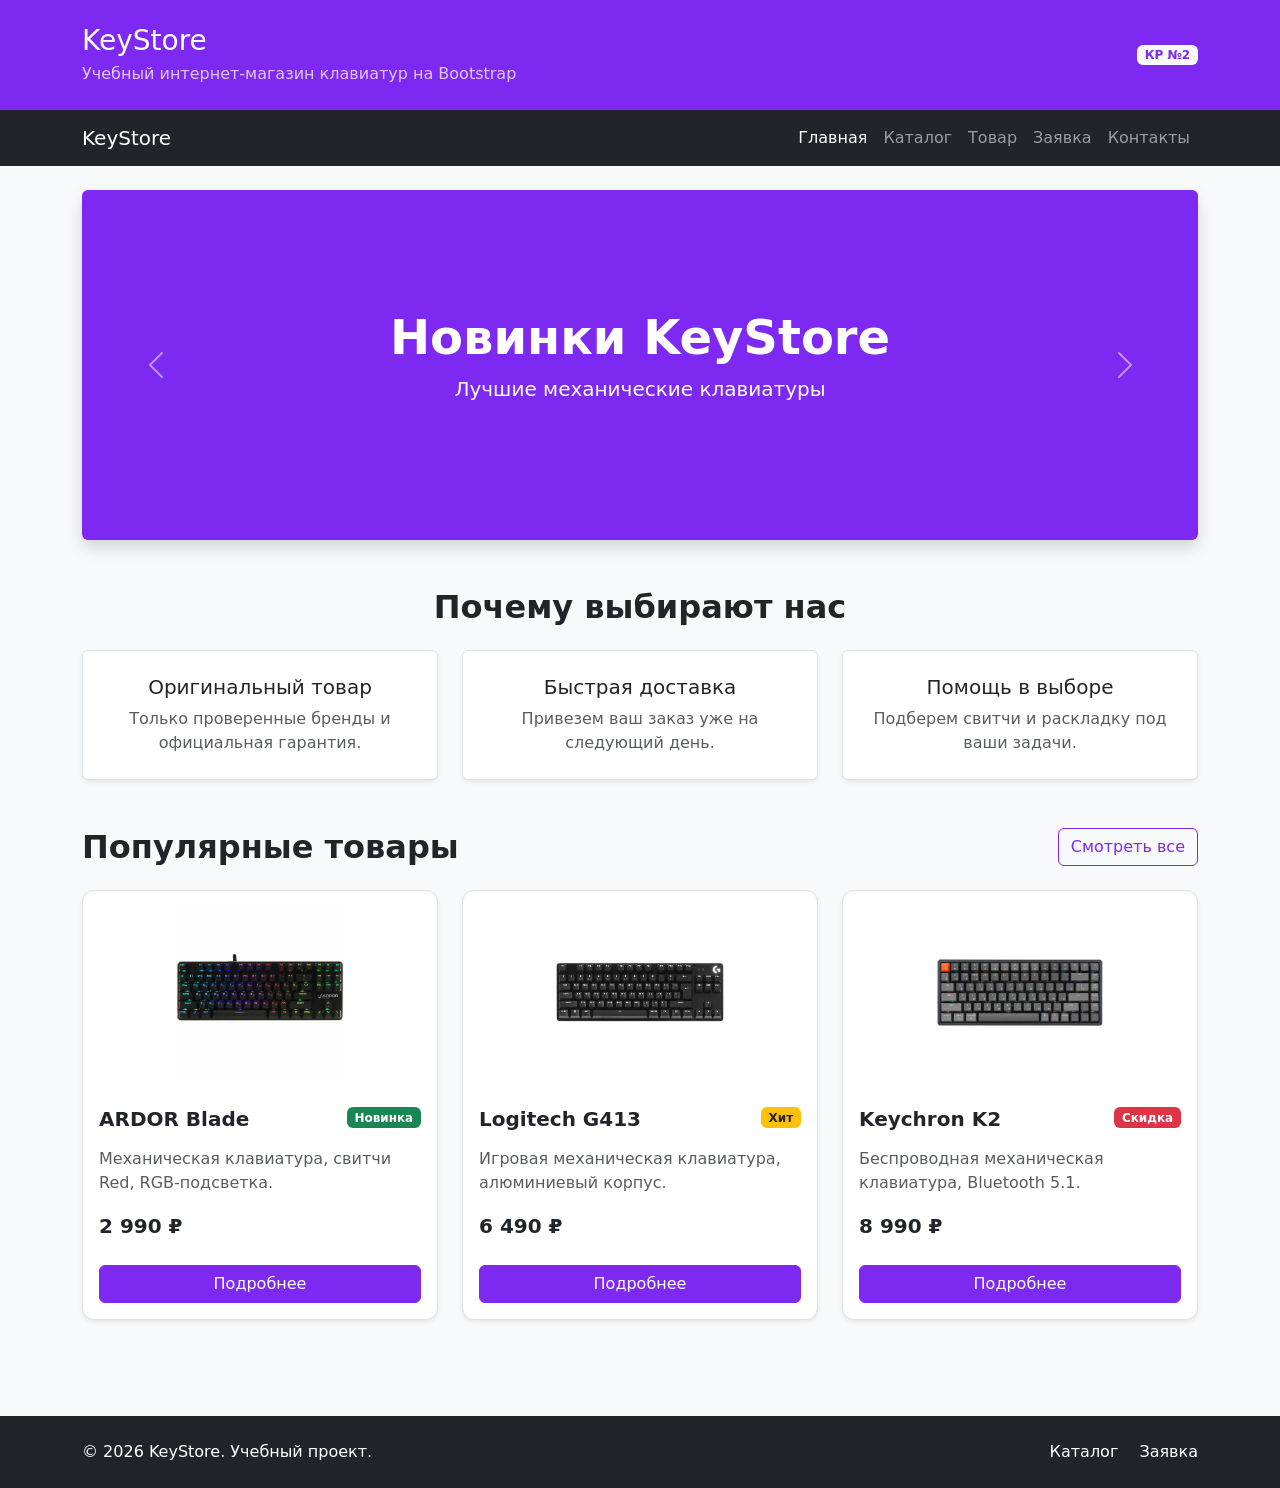
<file: index.html>
<head>
  <meta charset="UTF-8">
  <meta name="viewport" content="width=device-width, initial-scale=1.0">
  <meta name="description" content="KeyStore - учебный интернет-магазин механических клавиатур на Bootstrap.">
  <meta name="twitter:card" content="summary_large_image">
  <meta property="og:type" content="website">
  <meta property="og:title" content="KeyStore - магазин клавиатур">
  <meta property="og:description" content="Механические и мембранные клавиатуры для работы и игр.">
  <meta property="og:image" content="https://z1kax.github.io/kr2-bootstrap-shop/images/preview.jpg">
  <meta property="og:url" content="https://z1kax.github.io/kr2-bootstrap-shop/">

  <title>Главная - KeyStore</title>
  
  <link rel="icon" type="image/svg+xml" href="images/favicon.svg">
  <link rel="stylesheet" href="vendor/bootstrap/css/bootstrap.min.css">
  <link rel="stylesheet" href="css/custom.css">
  <script src="js/main.js" defer></script>
</head>
<body class="bg-light">

  <header class="bg-primary text-white py-4">
    <div class="container">
      <div class="row align-items-center">
        <div class="col-12 col-md-8">
          <h1 class="h3 mb-1">KeyStore</h1>
          <p class="mb-0 opacity-75">Учебный интернет-магазин клавиатур на Bootstrap</p>
        </div>
        <div class="col-12 col-md-4 text-md-end mt-3 mt-md-0">
          <span class="badge bg-light text-primary">КР №2</span>
        </div>
      </div>
    </div>
  </header>

  <nav class="navbar navbar-expand-lg navbar-dark bg-dark">
    <div class="container">
      <a class="navbar-brand" href="index.html">KeyStore</a>
      <button class="navbar-toggler" type="button" data-bs-toggle="collapse" data-bs-target="#mainNavbar" aria-controls="mainNavbar" aria-expanded="false" aria-label="Переключить навигацию">
        <span class="navbar-toggler-icon"></span>
      </button>
      <div class="collapse navbar-collapse" id="mainNavbar">
        <ul class="navbar-nav ms-auto">
          <li class="nav-item"><a class="nav-link active" aria-current="page" href="index.html">Главная</a></li>
          <li class="nav-item"><a class="nav-link" href="catalog.html">Каталог</a></li>
          <li class="nav-item"><a class="nav-link" href="product.html">Товар</a></li>
          <li class="nav-item"><a class="nav-link" href="order.html">Заявка</a></li>
          <li class="nav-item"><a class="nav-link" href="contacts.html">Контакты</a></li>
        </ul>
      </div>
    </div>
  </nav>

  <main>
    <section id="heroCarousel" class="carousel slide container my-4" data-bs-ride="carousel">
      <div class="carousel-inner rounded shadow">
        <div class="carousel-item active">
          <div class="bg-primary text-white d-flex align-items-center justify-content-center" style="height: 350px;">
            <div class="text-center">
              <h2 class="display-5 fw-bold">Новинки KeyStore</h2>
              <p class="lead">Лучшие механические клавиатуры</p>
            </div>
          </div>
        </div>
        <div class="carousel-item">
          <div class="bg-dark text-white d-flex align-items-center justify-content-center" style="height: 350px;">
            <div class="text-center">
              <h2 class="display-5 fw-bold">Скидки до 30%</h2>
              <p class="lead">Успейте купить по выгодной цене</p>
            </div>
          </div>
        </div>
      </div>
      <button class="carousel-control-prev" type="button" data-bs-target="#heroCarousel" data-bs-slide="prev">
        <span class="carousel-control-prev-icon" aria-hidden="true"></span>
      </button>
      <button class="carousel-control-next" type="button" data-bs-target="#heroCarousel" data-bs-slide="next">
        <span class="carousel-control-next-icon" aria-hidden="true"></span>
      </button>
    </section>

    <!-- Блок преимуществ с нормальным текстом -->
    <section class="container my-5">
      <h2 class="text-center mb-4 fw-bold">Почему выбирают нас</h2>
      <div class="row g-4">
        <div class="col-12 col-md-4">
          <div class="p-4 border rounded h-100 bg-white text-center shadow-sm">
            <h3 class="h5">Оригинальный товар</h3>
            <p class="mb-0 text-muted">Только проверенные бренды и официальная гарантия.</p>
          </div>
        </div>
        <div class="col-12 col-md-4">
          <div class="p-4 border rounded h-100 bg-white text-center shadow-sm">
            <h3 class="h5">Быстрая доставка</h3>
            <p class="mb-0 text-muted">Привезем ваш заказ уже на следующий день.</p>
          </div>
        </div>
        <div class="col-12 col-md-4">
          <div class="p-4 border rounded h-100 bg-white text-center shadow-sm">
            <h3 class="h5">Помощь в выборе</h3>
            <p class="mb-0 text-muted">Подберем свитчи и раскладку под ваши задачи.</p>
          </div>
        </div>
      </div>
    </section>

        <!-- Сетка популярных товаров с бейджами -->
    <section class="container my-5">
      <div class="d-flex justify-content-between align-items-center mb-4">
        <h2 class="fw-bold mb-0">Популярные товары</h2>
        <a href="catalog.html" class="btn btn-outline-primary d-none d-md-inline-block">Смотреть все</a>
      </div>
      
      <div class="row g-4">
        <!-- Товар 1 -->
        <div class="col-12 col-md-6 col-lg-4">
          <div class="card h-100 shadow-sm">
            <img src="images/keyboard-ardor.jpg" class="card-img-top p-3" alt="ARDOR" style="height: 200px; object-fit: contain;">
            <div class="card-body d-flex flex-column">
              <div class="d-flex justify-content-between align-items-start mb-2">
                <h3 class="h5 fw-bold">ARDOR Blade</h3>
                <span class="badge bg-success">Новинка</span>
              </div>
              <p class="text-muted flex-grow-1">Механическая клавиатура, свитчи Red, RGB-подсветка.</p>
              <p class="fw-bold fs-5 mt-auto">2 990 ₽</p>
              <a href="product.html" class="btn btn-primary w-100 mt-2">Подробнее</a>
            </div>
          </div>
        </div>
        <!-- Товар 2 -->
        <div class="col-12 col-md-6 col-lg-4">
          <div class="card h-100 shadow-sm">
            <img src="images/keyboard-logitech.jpg" class="card-img-top p-3" alt="Logitech" style="height: 200px; object-fit: contain;">
            <div class="card-body d-flex flex-column">
              <div class="d-flex justify-content-between align-items-start mb-2">
                <h3 class="h5 fw-bold">Logitech G413</h3>
                <span class="badge bg-warning text-dark">Хит</span>
              </div>
              <p class="text-muted flex-grow-1">Игровая механическая клавиатура, алюминиевый корпус.</p>
              <p class="fw-bold fs-5 mt-auto">6 490 ₽</p>
              <a href="product.html" class="btn btn-primary w-100 mt-2">Подробнее</a>
            </div>
          </div>
        </div>
        <!-- Товар 3 -->
        <div class="col-12 col-md-6 col-lg-4">
          <div class="card h-100 shadow-sm">
            <img src="images/keyboard-keychron.jpg" class="card-img-top p-3" alt="Keychron" style="height: 200px; object-fit: contain;">
            <div class="card-body d-flex flex-column">
              <div class="d-flex justify-content-between align-items-start mb-2">
                <h3 class="h5 fw-bold">Keychron K2</h3>
                <span class="badge bg-danger">Скидка</span>
              </div>
              <p class="text-muted flex-grow-1">Беспроводная механическая клавиатура, Bluetooth 5.1.</p>
              <p class="fw-bold fs-5 mt-auto">8 990 ₽</p>
              <a href="product.html" class="btn btn-primary w-100 mt-2">Подробнее</a>
            </div>
          </div>
        </div>
      </div>
    </section>
  </main>

  <footer class="bg-dark text-white py-4 mt-5">
    <div class="container text-center text-md-start">
      <div class="row align-items-center">
        <div class="col-12 col-md-6 mb-3 mb-md-0">
          <p class="mb-0">&copy; 2026 KeyStore. Учебный проект.</p>
        </div>
        <div class="col-12 col-md-6 text-md-end">
          <a class="text-white text-decoration-none me-3" href="catalog.html">Каталог</a>
          <a class="text-white text-decoration-none" href="order.html">Заявка</a>
        </div>
      </div>
    </div>
  </footer>

  <script src="vendor/bootstrap/js/bootstrap.bundle.min.js"></script>
</body>
</html>
</file>
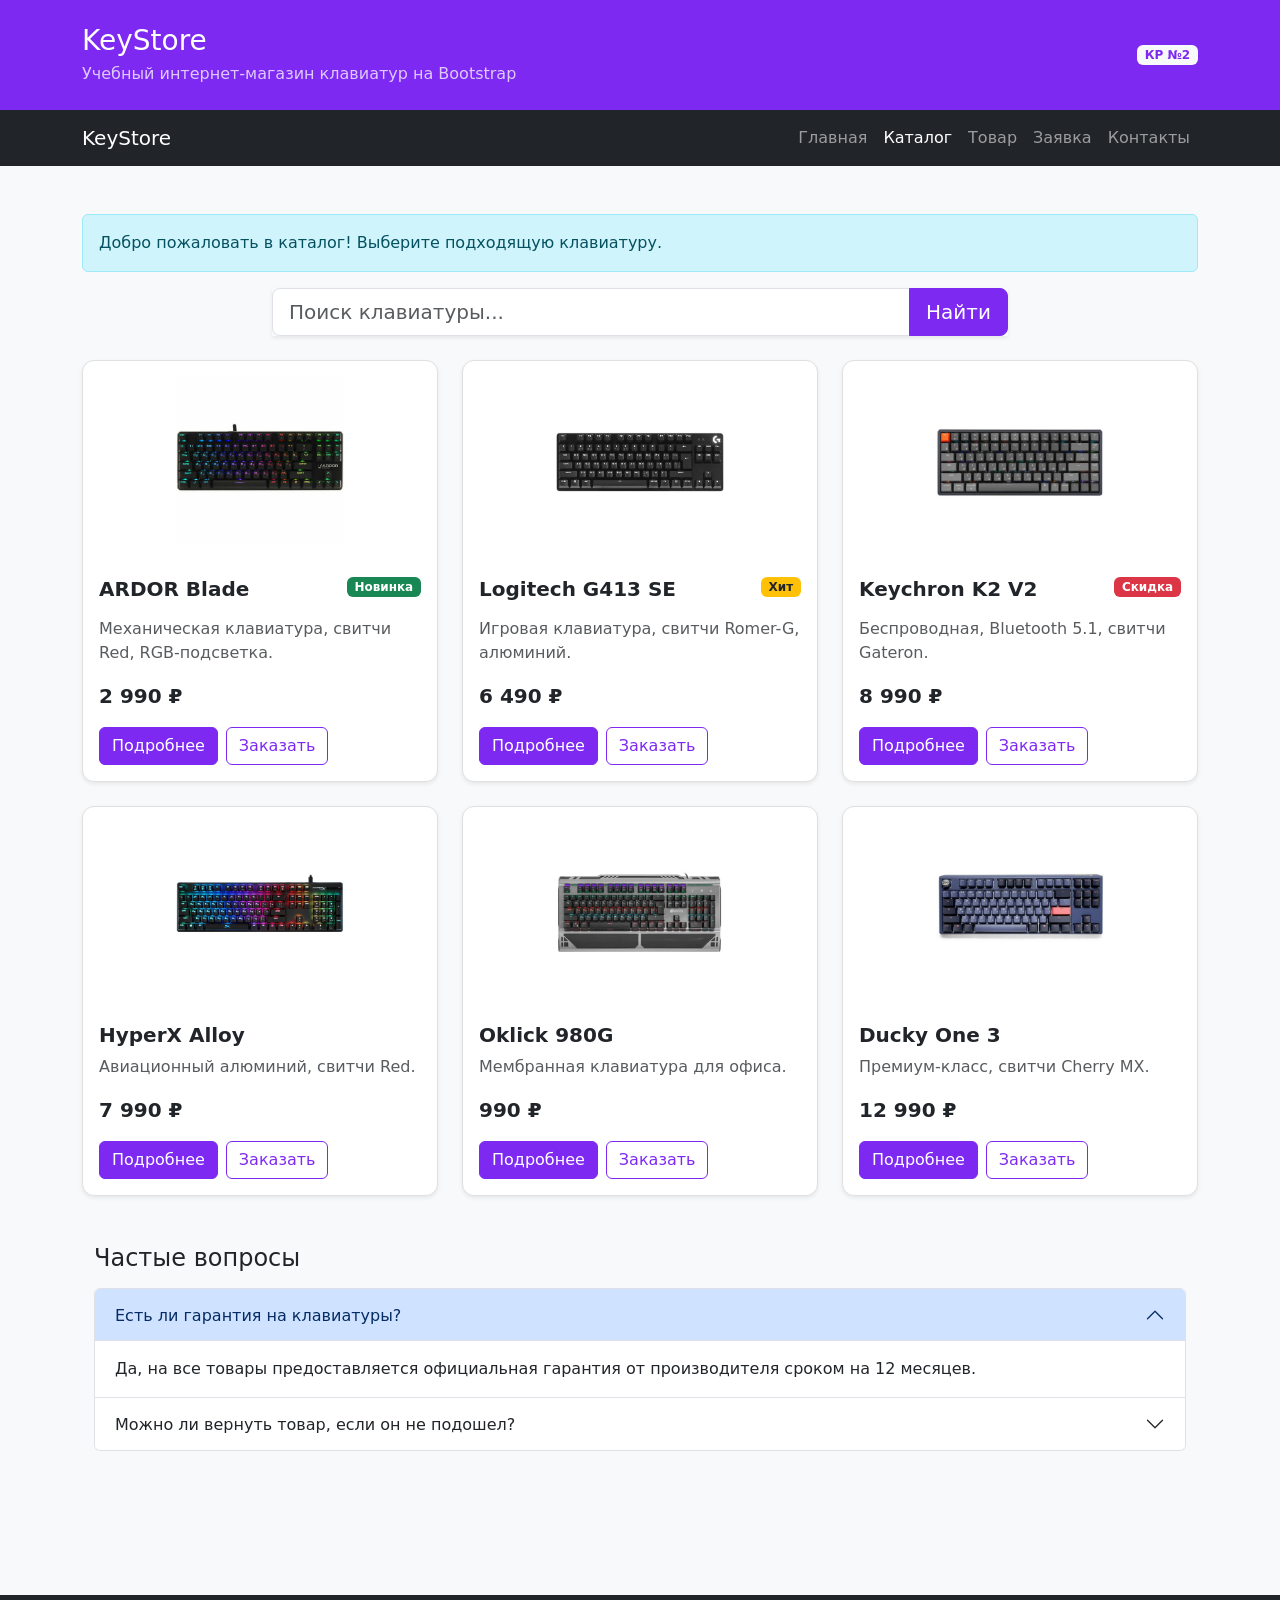
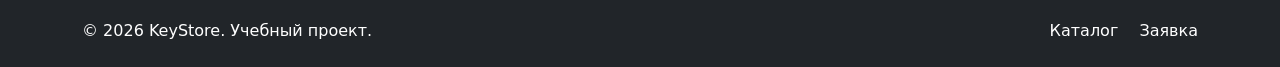
<file: catalog.html>
<head>
  <meta charset="UTF-8">
  <meta name="viewport" content="width=device-width, initial-scale=1.0">
  <meta name="description" content="Каталог механических и мембранных клавиатур KeyStore.">
  <meta name="twitter:card" content="summary_large_image">
  <meta property="og:type" content="website">
  <meta property="og:title" content="Каталог клавиатур - KeyStore">
  <meta property="og:description" content="Выберите клавиатуру от ведущих производителей.">
  <meta property="og:image" content="https://z1kax.github.io/kr2-bootstrap-shop/images/preview.jpg">
  <meta property="og:url" content="https://z1kax.github.io/kr2-bootstrap-shop/catalog.html">

  <title>Каталог - KeyStore</title>
  
  <link rel="icon" type="image/svg+xml" href="images/favicon.svg">
  <link rel="stylesheet" href="vendor/bootstrap/css/bootstrap.min.css">
  <link rel="stylesheet" href="css/custom.css">
  <script src="js/main.js" defer></script>
</head>
<body class="bg-light">

  <header class="bg-primary text-white py-4">
    <div class="container">
      <div class="row align-items-center">
        <div class="col-12 col-md-8">
          <h1 class="h3 mb-1">KeyStore</h1>
          <p class="mb-0 opacity-75">Учебный интернет-магазин клавиатур на Bootstrap</p>
        </div>
        <div class="col-12 col-md-4 text-md-end mt-3 mt-md-0">
          <span class="badge bg-light text-primary">КР №2</span>
        </div>
      </div>
    </div>
  </header>

  <nav class="navbar navbar-expand-lg navbar-dark bg-dark">
    <div class="container">
      <a class="navbar-brand" href="index.html">KeyStore</a>
      <button class="navbar-toggler" type="button" data-bs-toggle="collapse" data-bs-target="#mainNavbar">
        <span class="navbar-toggler-icon"></span>
      </button>
      <div class="collapse navbar-collapse" id="mainNavbar">
        <ul class="navbar-nav ms-auto">
          <li class="nav-item"><a class="nav-link" href="index.html">Главная</a></li>
          <li class="nav-item"><a class="nav-link active" aria-current="page" href="catalog.html">Каталог</a></li>
          <li class="nav-item"><a class="nav-link" href="product.html">Товар</a></li>
          <li class="nav-item"><a class="nav-link" href="order.html">Заявка</a></li>
          <li class="nav-item"><a class="nav-link" href="contacts.html">Контакты</a></li>
        </ul>
      </div>
    </div>
  </nav>

  <main class="container my-5">
    <div class="alert alert-info" role="alert">
      Добро пожаловать в каталог! Выберите подходящую клавиатуру.
    </div>
    
    <div class="row mb-4">
      <div class="col-md-8 mx-auto">
        <div class="input-group input-group-lg shadow-sm">
          <input type="text" class="form-control" placeholder="Поиск клавиатуры..." aria-label="Search">
          <button class="btn btn-primary" type="button">Найти</button>
        </div>
      </div>
    </div>

    <div class="row g-4">
      <!-- Товар 1 -->
      <div class="col-12 col-md-6 col-lg-4">
        <div class="card h-100 shadow-sm">
          <img src="images/keyboard-ardor.jpg" class="card-img-top p-3" alt="ARDOR" style="height: 200px; object-fit: contain;">
          <div class="card-body d-flex flex-column">
            <div class="d-flex justify-content-between align-items-start mb-2">
              <h2 class="card-title h5 fw-bold">ARDOR Blade</h2>
              <span class="badge bg-success">Новинка</span>
            </div>
            <p class="card-text text-muted flex-grow-1">Механическая клавиатура, свитчи Red, RGB-подсветка.</p>
            <p class="fw-bold fs-5 mt-auto mb-3">2 990 ₽</p>
            <div class="d-flex gap-2">
              <a class="btn btn-primary" href="product.html">Подробнее</a>
              <button class="btn btn-outline-primary" type="button" data-bs-toggle="modal" data-bs-target="#orderModal">Заказать</button>
            </div>
          </div>
        </div>
      </div>
      <!-- Товар 2 -->
      <div class="col-12 col-md-6 col-lg-4">
        <div class="card h-100 shadow-sm">
          <img src="images/keyboard-logitech.jpg" class="card-img-top p-3" alt="Logitech" style="height: 200px; object-fit: contain;">
          <div class="card-body d-flex flex-column">
            <div class="d-flex justify-content-between align-items-start mb-2">
              <h2 class="card-title h5 fw-bold">Logitech G413 SE</h2>
              <span class="badge bg-warning text-dark">Хит</span>
            </div>
            <p class="card-text text-muted flex-grow-1">Игровая клавиатура, свитчи Romer-G, алюминий.</p>
            <p class="fw-bold fs-5 mt-auto mb-3">6 490 ₽</p>
            <div class="d-flex gap-2">
              <a class="btn btn-primary" href="product.html">Подробнее</a>
              <button class="btn btn-outline-primary" type="button" data-bs-toggle="modal" data-bs-target="#orderModal">Заказать</button>
            </div>
          </div>
        </div>
      </div>
      <!-- Товар 3 -->
      <div class="col-12 col-md-6 col-lg-4">
        <div class="card h-100 shadow-sm">
          <img src="images/keyboard-keychron.jpg" class="card-img-top p-3" alt="Keychron" style="height: 200px; object-fit: contain;">
          <div class="card-body d-flex flex-column">
            <div class="d-flex justify-content-between align-items-start mb-2">
              <h2 class="card-title h5 fw-bold">Keychron K2 V2</h2>
              <span class="badge bg-danger">Скидка</span>
            </div>
            <p class="card-text text-muted flex-grow-1">Беспроводная, Bluetooth 5.1, свитчи Gateron.</p>
            <p class="fw-bold fs-5 mt-auto mb-3">8 990 ₽</p>
            <div class="d-flex gap-2">
              <a class="btn btn-primary" href="product.html">Подробнее</a>
              <button class="btn btn-outline-primary" type="button" data-bs-toggle="modal" data-bs-target="#orderModal">Заказать</button>
            </div>
          </div>
        </div>
      </div>
      <!-- Товар 4 -->
      <div class="col-12 col-md-6 col-lg-4">
        <div class="card h-100 shadow-sm">
          <img src="images/keyboard-hyperx.jpg" class="card-img-top p-3" alt="HyperX" style="height: 200px; object-fit: contain;">
          <div class="card-body d-flex flex-column">
            <h2 class="card-title h5 fw-bold">HyperX Alloy</h2>
            <p class="card-text text-muted flex-grow-1">Авиационный алюминий, свитчи Red.</p>
            <p class="fw-bold fs-5 mt-auto mb-3">7 990 ₽</p>
            <div class="d-flex gap-2">
              <a class="btn btn-primary" href="product.html">Подробнее</a>
              <button class="btn btn-outline-primary" type="button" data-bs-toggle="modal" data-bs-target="#orderModal">Заказать</button>
            </div>
          </div>
        </div>
      </div>
      <!-- Товар 5 -->
      <div class="col-12 col-md-6 col-lg-4">
        <div class="card h-100 shadow-sm">
          <img src="images/keyboard-oklick.jpg" class="card-img-top p-3" alt="Oklick" style="height: 200px; object-fit: contain;">
          <div class="card-body d-flex flex-column">
            <h2 class="card-title h5 fw-bold">Oklick 980G</h2>
            <p class="card-text text-muted flex-grow-1">Мембранная клавиатура для офиса.</p>
            <p class="fw-bold fs-5 mt-auto mb-3">990 ₽</p>
            <div class="d-flex gap-2">
              <a class="btn btn-primary" href="product.html">Подробнее</a>
              <button class="btn btn-outline-primary" type="button" data-bs-toggle="modal" data-bs-target="#orderModal">Заказать</button>
            </div>
          </div>
        </div>
      </div>
      <!-- Товар 6 -->
      <div class="col-12 col-md-6 col-lg-4">
        <div class="card h-100 shadow-sm">
          <img src="images/keyboard-ducky.jpg" class="card-img-top p-3" alt="Ducky" style="height: 200px; object-fit: contain;">
          <div class="card-body d-flex flex-column">
            <h2 class="card-title h5 fw-bold">Ducky One 3</h2>
            <p class="card-text text-muted flex-grow-1">Премиум-класс, свитчи Cherry MX.</p>
            <p class="fw-bold fs-5 mt-auto mb-3">12 990 ₽</p>
            <div class="d-flex gap-2">
              <a class="btn btn-primary" href="product.html">Подробнее</a>
              <button class="btn btn-outline-primary" type="button" data-bs-toggle="modal" data-bs-target="#orderModal">Заказать</button>
            </div>
          </div>
        </div>
      </div>
    </div>

    <section class="container my-5">
      <h2 class="h4 mb-3">Частые вопросы</h2>

      <div class="accordion" id="faqAccordion">
        <div class="accordion-item">
          <h3 class="accordion-header">
            <button
              class="accordion-button"
              type="button"
              data-bs-toggle="collapse"
              data-bs-target="#faqOne"
              aria-expanded="true"
              aria-controls="faqOne"
            >
              Есть ли гарантия на клавиатуры?
            </button>
          </h3>
          <div
            id="faqOne"
            class="accordion-collapse collapse show"
            data-bs-parent="#faqAccordion"
          >
            <div class="accordion-body">
              Да, на все товары предоставляется официальная гарантия от производителя сроком на 12 месяцев.
            </div>
          </div>
        </div>

        <div class="accordion-item">
          <h3 class="accordion-header">
            <button
              class="accordion-button collapsed"
              type="button"
              data-bs-toggle="collapse"
              data-bs-target="#faqTwo"
              aria-expanded="false"
              aria-controls="faqTwo"
            >
              Можно ли вернуть товар, если он не подошел?
            </button>
          </h3>
          <div
            id="faqTwo"
            class="accordion-collapse collapse"
            data-bs-parent="#faqAccordion"
          >
            <div class="accordion-body">
              Да, вы можете вернуть клавиатуру в течение 14 дней с момента получения, если сохранена оригинальная упаковка и товарный вид.
            </div>
          </div>
        </div>
      </div>
    </section>
  </main>

  <footer class="bg-dark text-white py-4 mt-5">
    <div class="container text-center text-md-start">
      <div class="row align-items-center">
        <div class="col-12 col-md-6 mb-3 mb-md-0">
          <p class="mb-0">&copy; 2026 KeyStore. Учебный проект.</p>
        </div>
        <div class="col-12 col-md-6 text-md-end">
          <a class="text-white text-decoration-none me-3" href="catalog.html">Каталог</a>
          <a class="text-white text-decoration-none" href="order.html">Заявка</a>
        </div>
      </div>
    </div>
  </footer>

  <!-- Модальное окно с ID формы -->
  <div class="modal fade" id="orderModal" tabindex="-1" aria-labelledby="orderModalLabel" aria-hidden="true">
    <div class="modal-dialog">
      <div class="modal-content">
        <div class="modal-header">
          <h2 class="modal-title h5" id="orderModalLabel">Быстрая заявка</h2>
          <button type="button" class="btn-close" data-bs-dismiss="modal" aria-label="Закрыть"></button>
        </div>
        <div class="modal-body">
          <form id="modal-order-form">
            <div class="mb-3">
              <label for="modal-name" class="form-label">Имя</label>
              <input id="modal-name" type="text" class="form-control" required>
            </div>
            <div class="mb-3">
              <label for="modal-phone" class="form-label">Телефон</label>
              <input id="modal-phone" type="tel" class="form-control" required>
            </div>
            <div class="form-check mb-3">
              <input id="modal-agree" class="form-check-input" type="checkbox" required>
              <label class="form-check-label" for="modal-agree">Согласен на обработку данных</label>
            </div>
          </form>
        </div>
        <div class="modal-footer">
          <button type="button" class="btn btn-secondary" data-bs-dismiss="modal">Закрыть</button>
          <button type="button" class="btn btn-primary" id="modal-submit-btn">Отправить</button>
        </div>
      </div>
    </div>
  </div>

  <!-- Тост для модалки (скрыт по умолчанию) -->
  <div class="toast-container position-fixed bottom-0 end-0 p-3">
    <div id="modalToast" class="toast align-items-center text-bg-success border-0" role="alert" aria-live="assertive" aria-atomic="true">
      <div class="d-flex">
        <div class="toast-body">
          Быстрая заявка успешно отправлена!
        </div>
        <button type="button" class="btn-close btn-close-white me-2 m-auto" data-bs-dismiss="toast"></button>
      </div>
    </div>
  </div>

  <script src="vendor/bootstrap/js/bootstrap.bundle.min.js"></script>
</body>
</html>
</file>
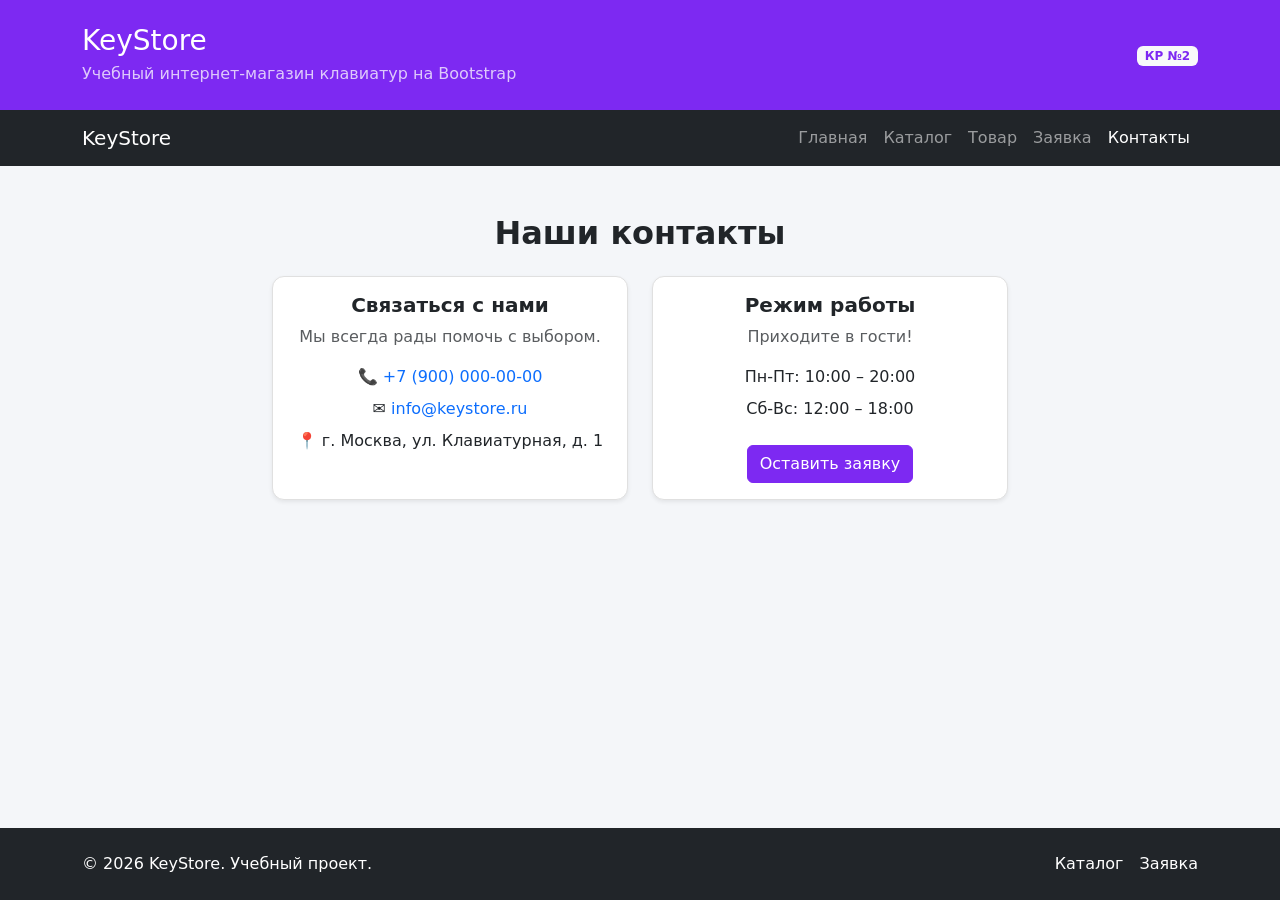
<file: contacts.html>
<!DOCTYPE html>
<html lang="ru">
<head>
  <meta charset="UTF-8">
  <meta name="viewport" content="width=device-width, initial-scale=1.0">
  <meta name="description" content="Контактная информация магазина клавиатур KeyStore.">
  <meta name="twitter:card" content="summary_large_image">
  <meta property="og:type" content="website">
  <meta property="og:title" content="Контакты - KeyStore">
  <meta property="og:description" content="Свяжитесь с нами удобным способом.">
  <meta property="og:image" content="https://z1kax.github.io/kr2-bootstrap-shop/images/preview.jpg">
  <meta property="og:url" content="https://z1kax.github.io/kr2-bootstrap-shop/contacts.html">

  <title>Контакты - KeyStore</title>
  
  <link rel="icon" type="image/svg+xml" href="images/favicon.svg">
  <link rel="stylesheet" href="vendor/bootstrap/css/bootstrap.min.css">
  <link rel="stylesheet" href="css/custom.css">
  <script src="js/main.js" defer></script>
</head>
<body>
  <!-- Шапка и навбар (скопируй из catalog.html, active на Контакты) -->
  <header class="bg-primary text-white py-4">
    <div class="container">
      <div class="row align-items-center">
        <div class="col-12 col-md-8"><h1 class="h3 mb-1">KeyStore</h1><p class="mb-0 opacity-75">Учебный интернет-магазин клавиатур на Bootstrap</p></div>
        <div class="col-12 col-md-4 text-md-end mt-3 mt-md-0"><span class="badge bg-light text-primary">КР №2</span></div>
      </div>
    </div>
  </header>
  <nav class="navbar navbar-expand-lg navbar-dark bg-dark">
    <div class="container">
      <a class="navbar-brand" href="index.html">KeyStore</a>
      <button class="navbar-toggler" type="button" data-bs-toggle="collapse" data-bs-target="#mainNavbar"><span class="navbar-toggler-icon"></span></button>
      <div class="collapse navbar-collapse" id="mainNavbar">
        <ul class="navbar-nav ms-auto">
          <li class="nav-item"><a class="nav-link" href="index.html">Главная</a></li>
          <li class="nav-item"><a class="nav-link" href="catalog.html">Каталог</a></li>
          <li class="nav-item"><a class="nav-link" href="product.html">Товар</a></li>
          <li class="nav-item"><a class="nav-link" href="order.html">Заявка</a></li>
          <li class="nav-item"><a class="nav-link active" aria-current="page" href="contacts.html">Контакты</a></li>
        </ul>
      </div>
    </div>
  </nav>

  <main class="container my-5">
    <h1 class="h2 fw-bold mb-4 text-center">Наши контакты</h1>
    <div class="row g-4 justify-content-center">
      <div class="col-12 col-md-6 col-lg-4">
        <div class="card shadow-sm h-100 text-center">
          <div class="card-body">
            <h3 class="h5 card-title fw-bold">Связаться с нами</h3>
            <p class="text-muted mb-3">Мы всегда рады помочь с выбором.</p>
            <ul class="list-unstyled mb-0">
              <li class="mb-2">📞 <a href="tel:+79000000000" class="text-decoration-none">+7 (900) 000-00-00</a></li>
              <li class="mb-2">✉️ <a href="mailto:info@keystore.ru" class="text-decoration-none">info@keystore.ru</a></li>
              <li>📍 г. Москва, ул. Клавиатурная, д. 1</li>
            </ul>
          </div>
        </div>
      </div>
      <div class="col-12 col-md-6 col-lg-4">
        <div class="card shadow-sm h-100 text-center">
          <div class="card-body">
            <h3 class="h5 card-title fw-bold">Режим работы</h3>
            <p class="text-muted mb-3">Приходите в гости!</p>
            <ul class="list-unstyled mb-0">
              <li class="mb-2">Пн-Пт: 10:00 – 20:00</li>
              <li>Сб-Вс: 12:00 – 18:00</li>
            </ul>
            <a href="order.html" class="btn btn-primary mt-4">Оставить заявку</a>
          </div>
        </div>
      </div>
    </div>
  </main>
  
  <!-- Подвал (скопируй из catalog.html) -->
  <footer class="bg-dark text-white py-4 mt-5">
    <div class="container text-center text-md-start">
      <div class="row align-items-center">
        <div class="col-12 col-md-6 mb-3 mb-md-0"><p class="mb-0">&copy; 2026 KeyStore. Учебный проект.</p></div>
        <div class="col-12 col-md-6 text-md-end"><a class="text-white text-decoration-none me-3" href="catalog.html">Каталог</a><a class="text-white text-decoration-none" href="order.html">Заявка</a></div>
      </div>
    </div>
  </footer>
  <script src="vendor/bootstrap/js/bootstrap.bundle.min.js"></script>
</body>
</html>
</file>
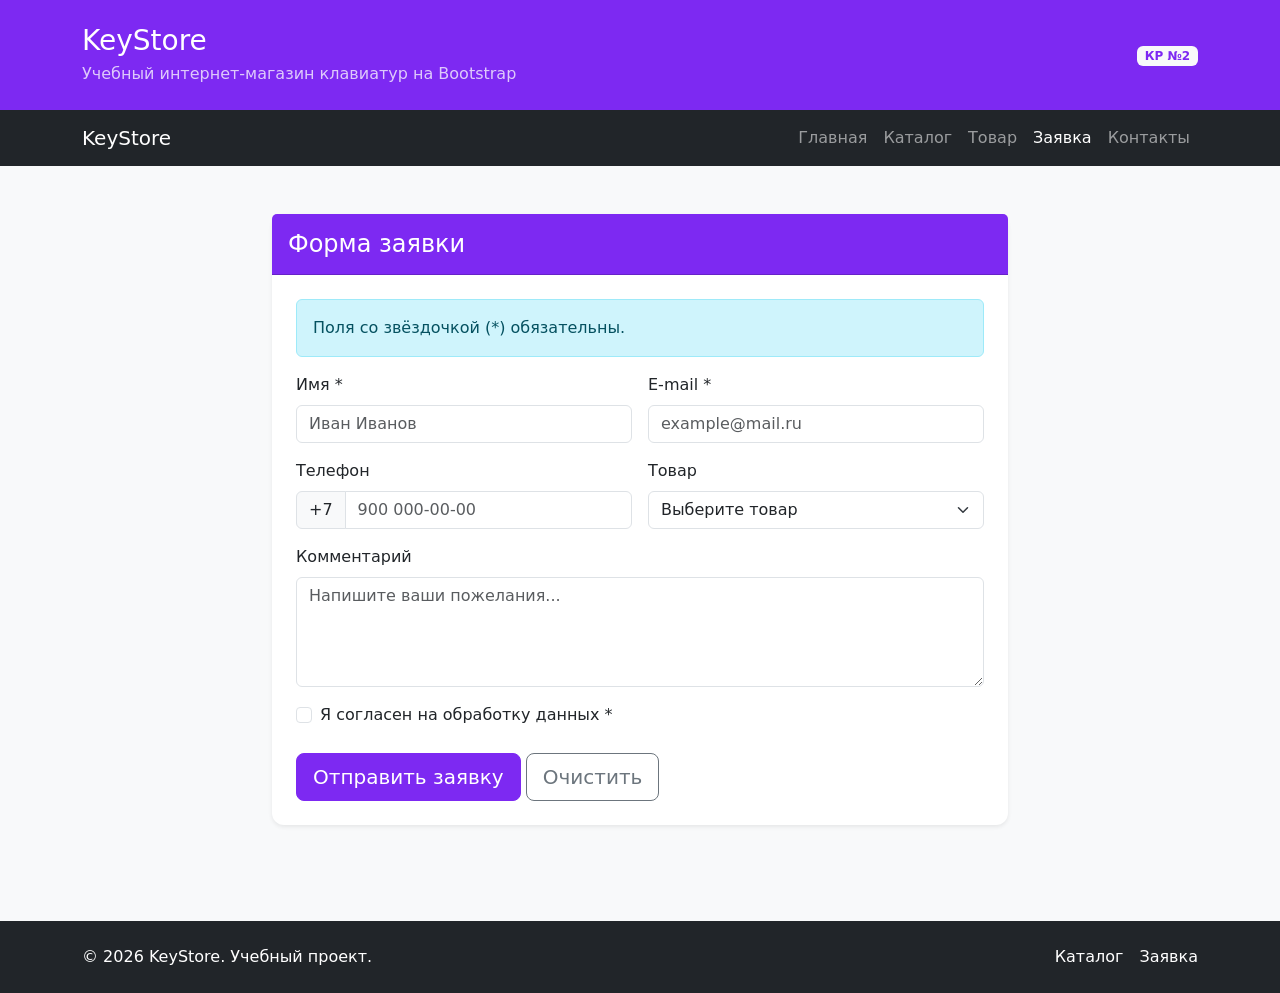
<file: order.html>
<!DOCTYPE html>
<html lang="ru">
<head>
  <meta charset="UTF-8">
  <meta name="viewport" content="width=device-width, initial-scale=1.0">
  <meta name="description" content="Оформление заявки на покупку клавиатуры в KeyStore.">
  <meta name="twitter:card" content="summary_large_image">
  <meta property="og:type" content="website">
  <meta property="og:title" content="Оформление заявки - KeyStore">
  <meta property="og:description" content="Оставьте заявку, и мы свяжемся с вами.">
  <meta property="og:image" content="https://z1kax.github.io/kr2-bootstrap-shop/images/preview.jpg">
  <meta property="og:url" content="https://z1kax.github.io/kr2-bootstrap-shop/order.html">

  <title>Заявка - KeyStore</title>
  
  <link rel="icon" type="image/svg+xml" href="images/favicon.svg">
  <link rel="stylesheet" href="vendor/bootstrap/css/bootstrap.min.css">
  <link rel="stylesheet" href="css/custom.css">
  <script src="js/main.js" defer></script>
</head>
<body class="bg-light">
  <header class="bg-primary text-white py-4">
    <div class="container">
      <div class="row align-items-center">
        <div class="col-12 col-md-8"><h1 class="h3 mb-1">KeyStore</h1><p class="mb-0 opacity-75">Учебный интернет-магазин клавиатур на Bootstrap</p></div>
        <div class="col-12 col-md-4 text-md-end mt-3 mt-md-0"><span class="badge bg-light text-primary">КР №2</span></div>
      </div>
    </div>
  </header>
  <nav class="navbar navbar-expand-lg navbar-dark bg-dark">
    <div class="container">
      <a class="navbar-brand" href="index.html">KeyStore</a>
      <button class="navbar-toggler" type="button" data-bs-toggle="collapse" data-bs-target="#mainNavbar"><span class="navbar-toggler-icon"></span></button>
      <div class="collapse navbar-collapse" id="mainNavbar">
        <ul class="navbar-nav ms-auto">
          <li class="nav-item"><a class="nav-link" href="index.html">Главная</a></li>
          <li class="nav-item"><a class="nav-link" href="catalog.html">Каталог</a></li>
          <li class="nav-item"><a class="nav-link" href="product.html">Товар</a></li>
          <li class="nav-item"><a class="nav-link active" aria-current="page" href="order.html">Заявка</a></li>
          <li class="nav-item"><a class="nav-link" href="contacts.html">Контакты</a></li>
        </ul>
      </div>
    </div>
  </nav>

  <main class="container my-5">
    <div class="row justify-content-center">
      <div class="col-12 col-lg-8">
        <div class="card shadow-sm border-0">
          <div class="card-header bg-primary text-white py-3">
            <h1 class="h4 mb-0">Форма заявки</h1>
          </div>
          <div class="card-body p-4">
            <div class="alert alert-info" role="alert">Поля со звёздочкой (*) обязательны.</div>
            
            <form id="orderForm">
              <div class="row g-3">
                <div class="col-12 col-md-6">
                  <label for="order-name" class="form-label">Имя *</label>
                  <input id="order-name" name="name" type="text" class="form-control" placeholder="Иван Иванов" required>
                </div>
                <div class="col-12 col-md-6">
                  <label for="order-email" class="form-label">E-mail *</label>
                  <input id="order-email" name="email" type="email" class="form-control" placeholder="example@mail.ru" required>
                </div>
                <div class="col-12 col-md-6">
                  <label for="order-phone" class="form-label">Телефон</label>
                  <div class="input-group">
                    <span class="input-group-text">+7</span>
                    <input id="order-phone" name="phone" type="tel" class="form-control" placeholder="900 000-00-00">
                  </div>
                </div>
                <div class="col-12 col-md-6">
                  <label for="order-product" class="form-label">Товар</label>
                  <select id="order-product" name="product" class="form-select">
                    <option selected>Выберите товар</option>
                    <option value="ardor">ARDOR Blade Pro</option>
                    <option value="logitech">Logitech G413 SE</option>
                    <option value="keychron">Keychron K2 V2</option>
                    <option value="hyperx">HyperX Alloy Origins</option>
                    <option value="oklick">Oklick 980G</option>
                    <option value="ducky">Ducky One 3</option>
                  </select>
                </div>
                <div class="col-12">
                  <label for="order-comment" class="form-label">Комментарий</label>
                  <textarea id="order-comment" name="comment" class="form-control" rows="4" placeholder="Напишите ваши пожелания..."></textarea>
                </div>
                <div class="col-12">
                  <div class="form-check">
                    <input id="order-agree" class="form-check-input" type="checkbox" required>
                    <label class="form-check-label" for="order-agree">Я согласен на обработку данных *</label>
                  </div>
                </div>
                <div class="col-12 mt-4">
                  <button class="btn btn-primary btn-lg" type="submit">Отправить заявку</button>
                  <button class="btn btn-outline-secondary btn-lg" type="reset">Очистить</button>
                </div>
              </div>
            </form>
          </div>
        </div>
      </div>
    </div>
  </main>

  <div class="toast-container position-fixed bottom-0 end-0 p-3">
    <div id="successToast" class="toast align-items-center text-bg-success border-0" role="alert" aria-live="assertive" aria-atomic="true">
      <div class="d-flex">
        <div class="toast-body">
          Заявка успешно отправлена! Мы свяжемся с вами.
        </div>
        <button type="button" class="btn-close btn-close-white me-2 m-auto" data-bs-dismiss="toast"></button>
      </div>
    </div>
  </div>

  <footer class="bg-dark text-white py-4 mt-5">
    <div class="container text-center text-md-start">
      <div class="row align-items-center">
        <div class="col-12 col-md-6 mb-3 mb-md-0"><p class="mb-0">&copy; 2026 KeyStore. Учебный проект.</p></div>
        <div class="col-12 col-md-6 text-md-end"><a class="text-white text-decoration-none me-3" href="catalog.html">Каталог</a><a class="text-white text-decoration-none" href="order.html">Заявка</a></div>
      </div>
    </div>
  </footer>

  <script src="vendor/bootstrap/js/bootstrap.bundle.min.js"></script>
</body>
</html>
</file>
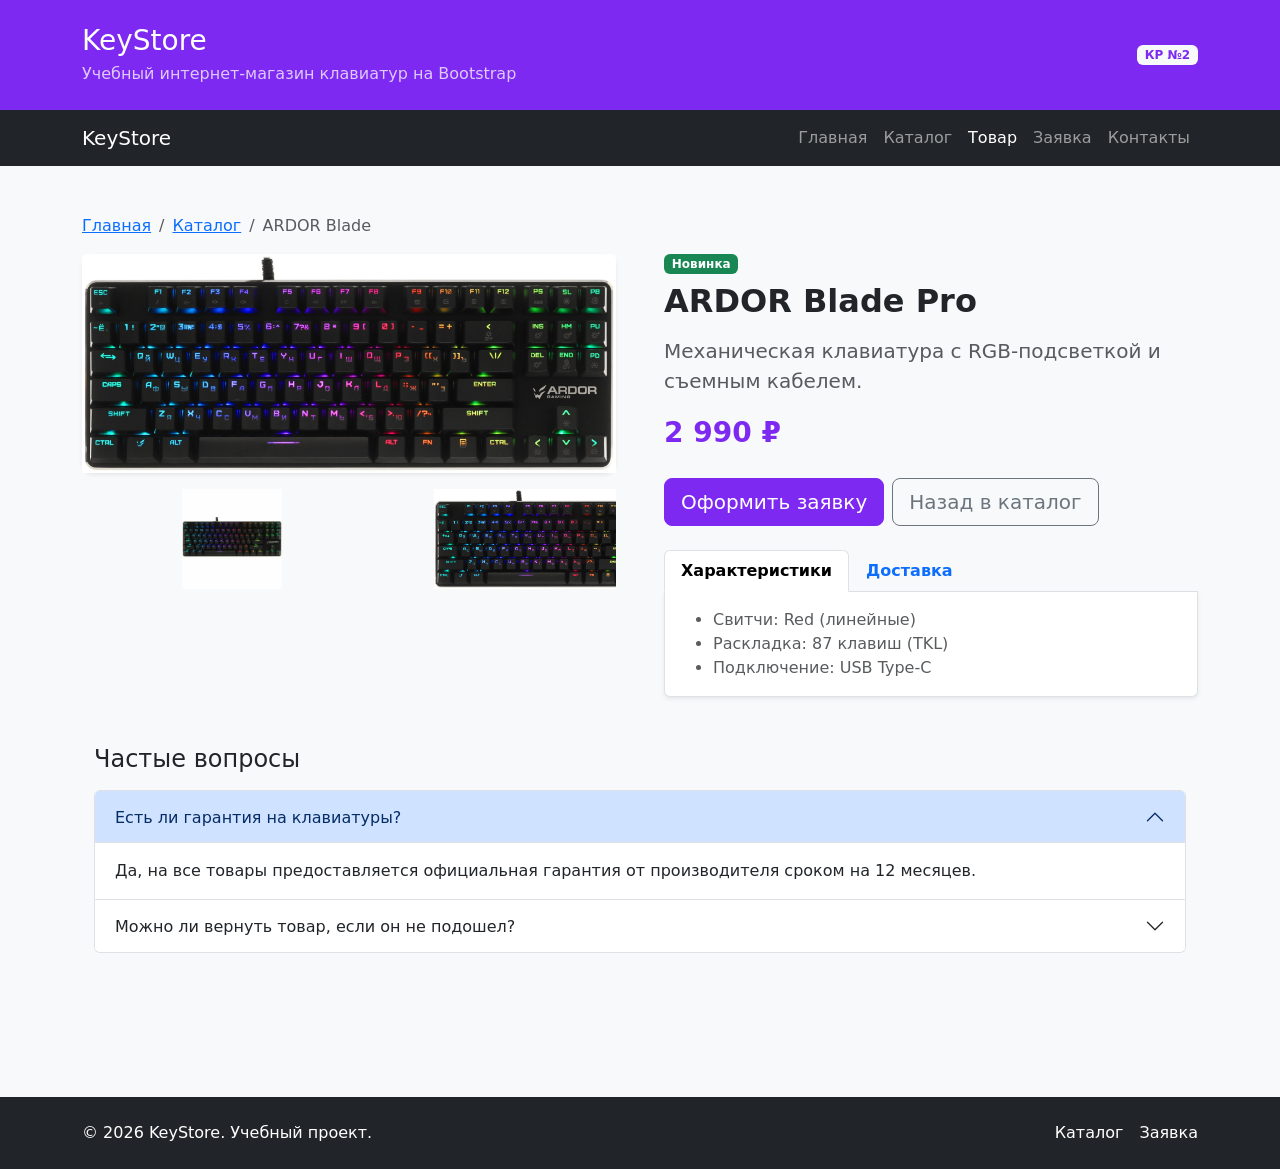
<file: product.html>
<head>
  <meta charset="UTF-8">
  <meta name="viewport" content="width=device-width, initial-scale=1.0">
  <meta name="description" content="ARDOR Blade Pro - механическая клавиатура с RGB-подсветкой.">
  <meta name="twitter:card" content="summary_large_image">
  <meta property="og:type" content="website">
  <meta property="og:title" content="ARDOR Blade Pro - KeyStore">
  <meta property="og:description" content="Механическая клавиатура, свитчи Red, RGB-подсветка.">
  <meta property="og:image" content="https://z1kax.github.io/kr2-bootstrap-shop/images/preview.jpg">
  <meta property="og:url" content="https://z1kax.github.io/kr2-bootstrap-shop/product.html">

  <title>Товар - KeyStore</title>
  
  <link rel="icon" type="image/svg+xml" href="images/favicon.svg">
  <link rel="stylesheet" href="vendor/bootstrap/css/bootstrap.min.css">
  <link rel="stylesheet" href="css/custom.css">
  <script src="js/main.js" defer></script>
</head>
<body class="bg-light">
  <header class="bg-primary text-white py-4">
    <div class="container">
      <div class="row align-items-center">
        <div class="col-12 col-md-8"><h1 class="h3 mb-1">KeyStore</h1><p class="mb-0 opacity-75">Учебный интернет-магазин клавиатур на Bootstrap</p></div>
        <div class="col-12 col-md-4 text-md-end mt-3 mt-md-0"><span class="badge bg-light text-primary">КР №2</span></div>
      </div>
    </div>
  </header>
  <nav class="navbar navbar-expand-lg navbar-dark bg-dark">
    <div class="container">
      <a class="navbar-brand" href="index.html">KeyStore</a>
      <button class="navbar-toggler" type="button" data-bs-toggle="collapse" data-bs-target="#mainNavbar"><span class="navbar-toggler-icon"></span></button>
      <div class="collapse navbar-collapse" id="mainNavbar">
        <ul class="navbar-nav ms-auto">
          <li class="nav-item"><a class="nav-link" href="index.html">Главная</a></li>
          <li class="nav-item"><a class="nav-link" href="catalog.html">Каталог</a></li>
          <li class="nav-item"><a class="nav-link active" aria-current="page" href="product.html">Товар</a></li>
          <li class="nav-item"><a class="nav-link" href="order.html">Заявка</a></li>
          <li class="nav-item"><a class="nav-link" href="contacts.html">Контакты</a></li>
        </ul>
      </div>
    </div>
  </nav>

  <main class="container my-5">
    <nav aria-label="breadcrumb">
      <ol class="breadcrumb">
        <li class="breadcrumb-item"><a href="index.html">Главная</a></li>
        <li class="breadcrumb-item"><a href="catalog.html">Каталог</a></li>
        <li class="breadcrumb-item active" aria-current="page">ARDOR Blade</li>
      </ol>
    </nav>

    <div class="row g-5">
      <!-- Галерея фотографий -->
      <div class="col-12 col-lg-6">
        <!-- Большая картинка из КР1 -->
        <div class="card shadow-sm border-0 mb-3">
          <img src="images/keyboard-ardor-large.jpg" class="card-img-top" alt="ARDOR" style="object-fit: contain; max-height: 400px;">
        </div>
        
        <!-- Мини-галерея со свайпом -->
        <div class="swipe-wrapper" id="swipeWrapper">
          <img src="images/keyboard-ardor.jpg" class="swipe-card" alt="Фото 1" style="height: 100px; object-fit: contain;">
          <img src="images/keyboard-ardor-large.jpg" class="swipe-card" alt="Фото 2" style="height: 100px; object-fit: contain;">
          <img src="images/keyboard-ardor.jpg" class="swipe-card" alt="Фото 3" style="height: 100px; object-fit: contain;">
          <img src="images/keyboard-ardor-large.jpg" class="swipe-card" alt="Фото 4" style="height: 100px; object-fit: contain;">
        </div>
      </div>

      <div class="col-12 col-lg-6">
        <span class="badge bg-success mb-2">Новинка</span>
        <h1 class="h2 fw-bold mb-3">ARDOR Blade Pro</h1>
        <p class="lead text-muted">Механическая клавиатура с RGB-подсветкой и съемным кабелем.</p>
        <p class="fs-3 fw-bold text-primary mb-4">2 990 ₽</p>
        <div class="d-flex gap-2 mb-4">
          <a class="btn btn-primary btn-lg" href="order.html">Оформить заявку</a>
          <a class="btn btn-outline-secondary btn-lg" href="catalog.html">Назад в каталог</a>
        </div>
        
        <ul class="nav nav-tabs" id="productTabs" role="tablist">
          <li class="nav-item" role="presentation">
            <button class="nav-link active fw-bold" id="specs-tab" data-bs-toggle="tab" data-bs-target="#specs" type="button" role="tab">Характеристики</button>
          </li>
          <li class="nav-item" role="presentation">
            <button class="nav-link fw-bold" id="delivery-tab" data-bs-toggle="tab" data-bs-target="#delivery" type="button" role="tab">Доставка</button>
          </li>
        </ul>
        <div class="tab-content border border-top-0 p-3 rounded-bottom bg-white shadow-sm" id="productTabsContent">
          <div class="tab-pane fade show active" id="specs" role="tabpanel">
            <ul class="mb-0 text-muted">
              <li>Свитчи: Red (линейные)</li>
              <li>Раскладка: 87 клавиш (TKL)</li>
              <li>Подключение: USB Type-C</li>
            </ul>
          </div>
          <div class="tab-pane fade" id="delivery" role="tabpanel">
            <p class="mb-0 text-muted">Доставка по Москве за 1 день. По РФ - от 3 дней.</p>
          </div>
        </div>
      </div>
    </div>

    <section class="container my-5">
      <h2 class="h4 mb-3">Частые вопросы</h2>

      <div class="accordion" id="faqAccordion">
        <div class="accordion-item">
          <h3 class="accordion-header">
            <button
              class="accordion-button"
              type="button"
              data-bs-toggle="collapse"
              data-bs-target="#faqOne"
              aria-expanded="true"
              aria-controls="faqOne"
            >
              Есть ли гарантия на клавиатуры?
            </button>
          </h3>
          <div
            id="faqOne"
            class="accordion-collapse collapse show"
            data-bs-parent="#faqAccordion"
          >
            <div class="accordion-body">
              Да, на все товары предоставляется официальная гарантия от производителя сроком на 12 месяцев.
            </div>
          </div>
        </div>

        <div class="accordion-item">
          <h3 class="accordion-header">
            <button
              class="accordion-button collapsed"
              type="button"
              data-bs-toggle="collapse"
              data-bs-target="#faqTwo"
              aria-expanded="false"
              aria-controls="faqTwo"
            >
              Можно ли вернуть товар, если он не подошел?
            </button>
          </h3>
          <div
            id="faqTwo"
            class="accordion-collapse collapse"
            data-bs-parent="#faqAccordion"
          >
            <div class="accordion-body">
              Да, вы можете вернуть клавиатуру в течение 14 дней с момента получения, если сохранена оригинальная упаковка и товарный вид.
            </div>
          </div>
        </div>
      </div>
    </section>
  </main>
  
  <footer class="bg-dark text-white py-4 mt-5">
    <div class="container text-center text-md-start">
      <div class="row align-items-center">
        <div class="col-12 col-md-6 mb-3 mb-md-0"><p class="mb-0">&copy; 2026 KeyStore. Учебный проект.</p></div>
        <div class="col-12 col-md-6 text-md-end"><a class="text-white text-decoration-none me-3" href="catalog.html">Каталог</a><a class="text-white text-decoration-none" href="order.html">Заявка</a></div>
      </div>
    </div>
  </footer>
  <script src="vendor/bootstrap/js/bootstrap.bundle.min.js"></script>
</body>
</html>
</file>
<file: css/custom.css>
/* 1. Переменные и цвета */
:root {
  --bs-primary: #7D29F2;
  --bs-primary-rgb: 125, 41, 242;
}

/* Перекрашиваем кнопки Bootstrap */
.btn-primary {
  --bs-btn-bg: #7D29F2;
  --bs-btn-border-color: #7D29F2;
  --bs-btn-hover-bg: #5a14a8;
  --bs-btn-hover-border-color: #5a14a8;
}
.btn-outline-primary {
  --bs-btn-color: #7D29F2;
  --bs-btn-border-color: #7D29F2;
  --bs-btn-hover-bg: #7D29F2;
}

/* 2. Глобальные стили (футер всегда внизу) */
body {
  min-height: 100vh;
  display: flex;
  flex-direction: column;
  background-color: #f4f6f9;
}
main {
  flex: 1 0 auto;
}
footer {
  flex-shrink: 0;
}

/* 3. Карточки (ховер-эффект) */
.card {
  border: 1px solid #e0e0e0;
  border-radius: 12px;
  transition: transform 0.3s ease, box-shadow 0.3s ease;
}
.card:hover {
  transform: translateY(-5px);
  box-shadow: 0 .5rem 1rem rgba(0,0,0,.15)!important;
}

/* 4. Горизонтальный свайп */
.swipe-wrapper {
  display: flex;
  flex-wrap: nowrap;
  overflow-x: auto;
  gap: 1.5rem;
  padding-bottom: 1.5rem;
  scroll-behavior: smooth;
}
.swipe-wrapper::-webkit-scrollbar {
  height: 8px;
}
.swipe-wrapper::-webkit-scrollbar-track {
  background: #e9ecef;
  border-radius: 10px;
}
.swipe-wrapper::-webkit-scrollbar-thumb {
  background: #7D29F2;
  border-radius: 10px;
}
.swipe-card {
  flex: 0 0 auto;
  width: 300px;
  border-radius: 12px;
}
</file>
